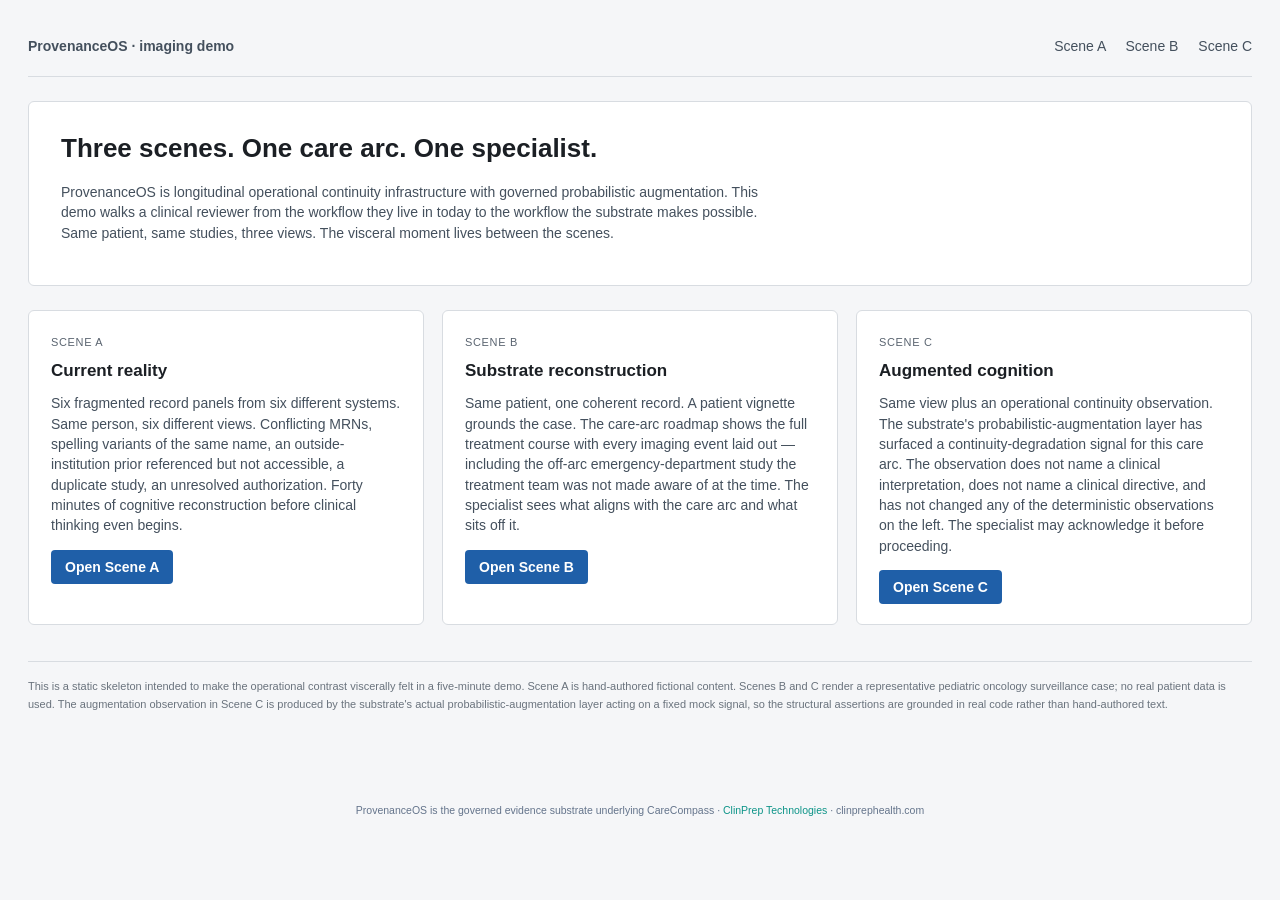
<file: index.html>
<!doctype html>
<html lang="en">
<head>
<meta charset="utf-8">
<meta name="viewport" content="width=device-width, initial-scale=1">
<title>ProvenanceOS · imaging demo</title>
<link rel="stylesheet" href="styles.css">
</head>
<body>
<div class="page">

<div class="scene-nav">
    <div class="left">ProvenanceOS · imaging demo</div>
    <div class="right">
        <a href="scene_a.html">Scene A</a>
        <a href="scene_b.html">Scene B</a>
        <a href="scene_c.html">Scene C</a>
    </div>
</div>

<div class="index-hero">
    <h1>Three scenes. One care arc. One specialist.</h1>
    <p>ProvenanceOS is longitudinal operational continuity infrastructure with governed probabilistic augmentation. This demo walks a clinical reviewer from the workflow they live in today to the workflow the substrate makes possible. Same patient, same studies, three views. The visceral moment lives between the scenes.</p>
</div>

<div class="scene-grid">

    <div class="scene-card">
        <div class="badge">Scene A</div>
        <h2>Current reality</h2>
        <p>Six fragmented record panels from six different systems. Same person, six different views. Conflicting MRNs, spelling variants of the same name, an outside-institution prior referenced but not accessible, a duplicate study, an unresolved authorization. Forty minutes of cognitive reconstruction before clinical thinking even begins.</p>
        <a class="cta" href="scene_a.html">Open Scene A</a>
    </div>

    <div class="scene-card">
        <div class="badge">Scene B</div>
        <h2>Substrate reconstruction</h2>
        <p>Same patient, one coherent record. A patient vignette grounds the case. The care-arc roadmap shows the full treatment course with every imaging event laid out — including the off-arc emergency-department study the treatment team was not made aware of at the time. The specialist sees what aligns with the care arc and what sits off it.</p>
        <a class="cta" href="scene_b.html">Open Scene B</a>
    </div>

    <div class="scene-card">
        <div class="badge">Scene C</div>
        <h2>Augmented cognition</h2>
        <p>Same view plus an operational continuity observation. The substrate's probabilistic-augmentation layer has surfaced a continuity-degradation signal for this care arc. The observation does not name a clinical interpretation, does not name a clinical directive, and has not changed any of the deterministic observations on the left. The specialist may acknowledge it before proceeding.</p>
        <a class="cta" href="scene_c.html">Open Scene C</a>
    </div>

</div>

<div class="scene-footer">
This is a static skeleton intended to make the operational contrast viscerally felt in a five-minute demo. Scene A is hand-authored fictional content. Scenes B and C render a representative pediatric oncology surveillance case; no real patient data is used. The augmentation observation in Scene C is produced by the substrate's actual probabilistic-augmentation layer acting on a fixed mock signal, so the structural assertions are grounded in real code rather than hand-authored text.
</div>

</div>
<p style="margin-top:3rem;font-size:0.75rem;color:#64748b;text-align:center;">ProvenanceOS is the governed evidence substrate underlying CareCompass &middot; <a href="https://clinprephealth.com" style="color:#0d9488;">ClinPrep Technologies</a> &middot; clinprephealth.com</p>
<script src="access-notify.js"></script>
</body>
</html>
</file>
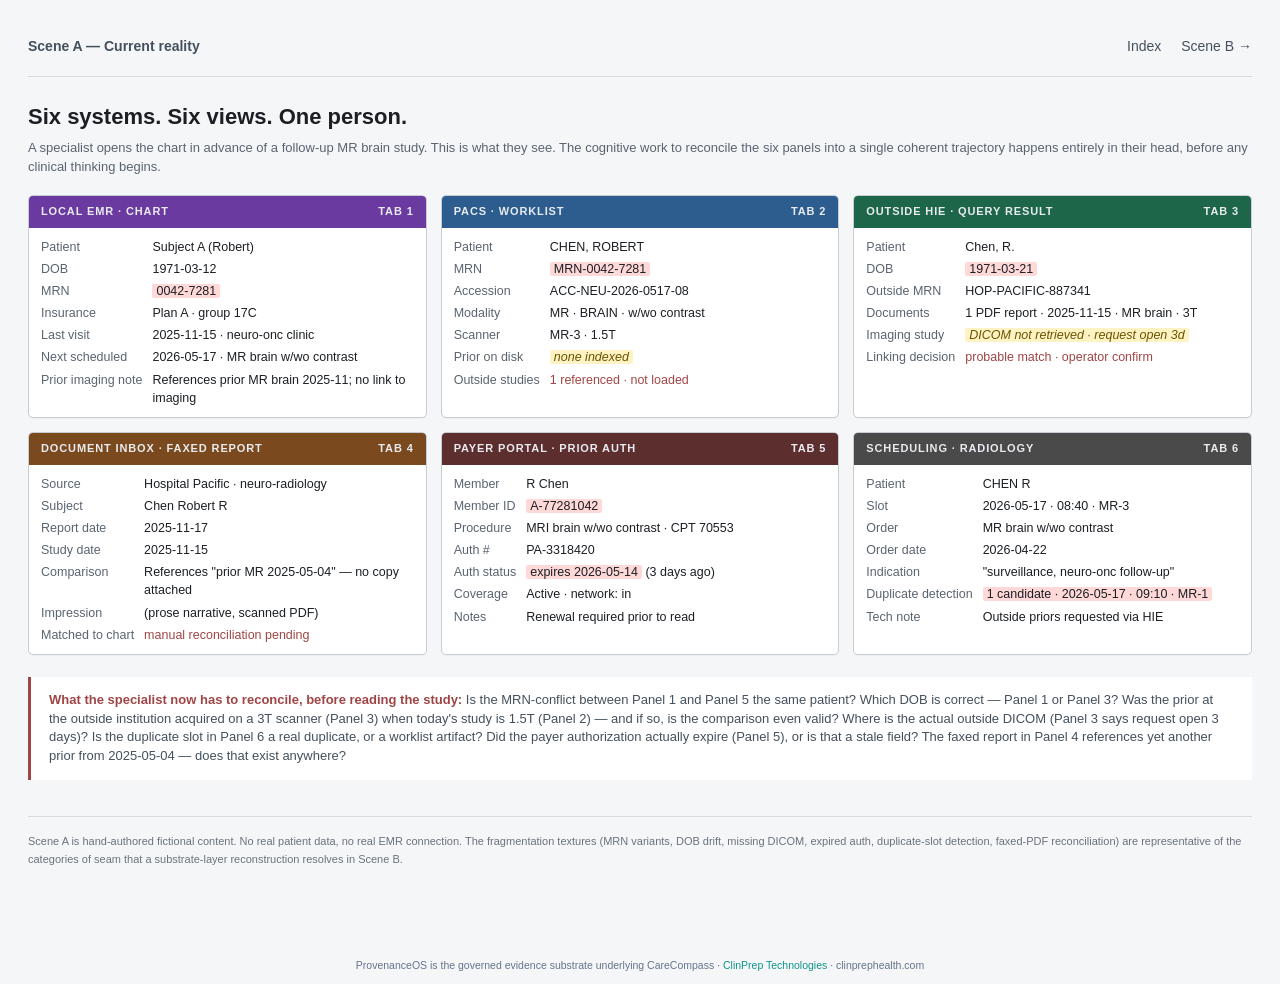
<file: scene_a.html>
<!doctype html>
<html lang="en">
<head>
<meta charset="utf-8">
<meta name="viewport" content="width=device-width, initial-scale=1">
<title>Scene A — Current reality · ProvenanceOS imaging demo</title>
<link rel="stylesheet" href="styles.css">
</head>
<body>
<div class="page">

<div class="scene-nav">
    <div class="left">Scene A — Current reality</div>
    <div class="right">
        <a href="index.html">Index</a>
        <a href="scene_b.html">Scene B →</a>
    </div>
</div>

<h1>Six systems. Six views. One person.</h1>
<p class="subtitle">A specialist opens the chart in advance of a follow-up MR brain study. This is what they see. The cognitive work to reconcile the six panels into a single coherent trajectory happens entirely in their head, before any clinical thinking begins.</p>

<div class="scene-a-grid">

    <!-- Panel 1: Local EMR (Epic-shaped) -->
    <div class="system-panel epic">
        <div class="system-header">
            <span>Local EMR · chart</span>
            <span>tab 1</span>
        </div>
        <div class="system-body">
            <dl>
                <dt>Patient</dt><dd>Subject A (Robert)</dd>
                <dt>DOB</dt><dd>1971-03-12</dd>
                <dt>MRN</dt><dd><span class="conflict">0042-7281</span></dd>
                <dt>Insurance</dt><dd>Plan A · group 17C</dd>
                <dt>Last visit</dt><dd>2025-11-15 · neuro-onc clinic</dd>
                <dt>Next scheduled</dt><dd>2026-05-17 · MR brain w/wo contrast</dd>
                <dt>Prior imaging note</dt><dd>References prior MR brain 2025-11; no link to imaging</dd>
            </dl>
        </div>
    </div>

    <!-- Panel 2: PACS -->
    <div class="system-panel pacs">
        <div class="system-header">
            <span>PACS · worklist</span>
            <span>tab 2</span>
        </div>
        <div class="system-body">
            <dl>
                <dt>Patient</dt><dd>CHEN, ROBERT</dd>
                <dt>MRN</dt><dd><span class="conflict">MRN-0042-7281</span></dd>
                <dt>Accession</dt><dd>ACC-NEU-2026-0517-08</dd>
                <dt>Modality</dt><dd>MR · BRAIN · w/wo contrast</dd>
                <dt>Scanner</dt><dd>MR-3 · 1.5T</dd>
                <dt>Prior on disk</dt><dd><span class="missing">none indexed</span></dd>
                <dt>Outside studies</dt><dd><span class="unverified">1 referenced · not loaded</span></dd>
            </dl>
        </div>
    </div>

    <!-- Panel 3: Care Everywhere / outside HIE -->
    <div class="system-panel care-everywhere">
        <div class="system-header">
            <span>Outside HIE · query result</span>
            <span>tab 3</span>
        </div>
        <div class="system-body">
            <dl>
                <dt>Patient</dt><dd>Chen, R.</dd>
                <dt>DOB</dt><dd><span class="conflict">1971-03-21</span></dd>
                <dt>Outside MRN</dt><dd>HOP-PACIFIC-887341</dd>
                <dt>Documents</dt><dd>1 PDF report · 2025-11-15 · MR brain · 3T</dd>
                <dt>Imaging study</dt><dd><span class="missing">DICOM not retrieved · request open 3d</span></dd>
                <dt>Linking decision</dt><dd><span class="unverified">probable match · operator confirm</span></dd>
            </dl>
        </div>
    </div>

    <!-- Panel 4: Fax inbox / outside report -->
    <div class="system-panel outside-fax">
        <div class="system-header">
            <span>Document inbox · faxed report</span>
            <span>tab 4</span>
        </div>
        <div class="system-body">
            <dl>
                <dt>Source</dt><dd>Hospital Pacific · neuro-radiology</dd>
                <dt>Subject</dt><dd>Chen Robert R</dd>
                <dt>Report date</dt><dd>2025-11-17</dd>
                <dt>Study date</dt><dd>2025-11-15</dd>
                <dt>Comparison</dt><dd>References "prior MR 2025-05-04" — no copy attached</dd>
                <dt>Impression</dt><dd>(prose narrative, scanned PDF)</dd>
                <dt>Matched to chart</dt><dd><span class="unverified">manual reconciliation pending</span></dd>
            </dl>
        </div>
    </div>

    <!-- Panel 5: Payer portal / prior auth -->
    <div class="system-panel payer-portal">
        <div class="system-header">
            <span>Payer portal · prior auth</span>
            <span>tab 5</span>
        </div>
        <div class="system-body">
            <dl>
                <dt>Member</dt><dd>R Chen</dd>
                <dt>Member ID</dt><dd><span class="conflict">A-77281042</span></dd>
                <dt>Procedure</dt><dd>MRI brain w/wo contrast · CPT 70553</dd>
                <dt>Auth #</dt><dd>PA-3318420</dd>
                <dt>Auth status</dt><dd><span class="conflict">expires 2026-05-14</span> (3 days ago)</dd>
                <dt>Coverage</dt><dd>Active · network: in</dd>
                <dt>Notes</dt><dd>Renewal required prior to read</dd>
            </dl>
        </div>
    </div>

    <!-- Panel 6: Scheduling -->
    <div class="system-panel scheduling">
        <div class="system-header">
            <span>Scheduling · radiology</span>
            <span>tab 6</span>
        </div>
        <div class="system-body">
            <dl>
                <dt>Patient</dt><dd>CHEN R</dd>
                <dt>Slot</dt><dd>2026-05-17 · 08:40 · MR-3</dd>
                <dt>Order</dt><dd>MR brain w/wo contrast</dd>
                <dt>Order date</dt><dd>2026-04-22</dd>
                <dt>Indication</dt><dd>"surveillance, neuro-onc follow-up"</dd>
                <dt>Duplicate detection</dt><dd><span class="conflict">1 candidate · 2026-05-17 · 09:10 · MR-1</span></dd>
                <dt>Tech note</dt><dd>Outside priors requested via HIE</dd>
            </dl>
        </div>
    </div>

</div>

<div class="fragmentation-summary">
<strong>What the specialist now has to reconcile, before reading the study:</strong>
Is the MRN-conflict between Panel 1 and Panel 5 the same patient? Which DOB is correct — Panel 1 or Panel 3? Was the prior at the outside institution acquired on a 3T scanner (Panel 3) when today's study is 1.5T (Panel 2) — and if so, is the comparison even valid? Where is the actual outside DICOM (Panel 3 says request open 3 days)? Is the duplicate slot in Panel 6 a real duplicate, or a worklist artifact? Did the payer authorization actually expire (Panel 5), or is that a stale field? The faxed report in Panel 4 references yet another prior from 2025-05-04 — does that exist anywhere?
</div>

<div class="scene-footer">
Scene A is hand-authored fictional content. No real patient data, no real EMR connection. The fragmentation textures (MRN variants, DOB drift, missing DICOM, expired auth, duplicate-slot detection, faxed-PDF reconciliation) are representative of the categories of seam that a substrate-layer reconstruction resolves in Scene B.
</div>

</div>
    <p style="margin-top:3rem;font-size:0.75rem;color:#64748b;text-align:center;">ProvenanceOS is the governed evidence substrate underlying CareCompass &middot; <a href="https://clinprephealth.com" style="color:#0d9488;">ClinPrep Technologies</a> &middot; clinprephealth.com</p>
<script src="access-notify.js"></script>
</body>
</html>
</file>
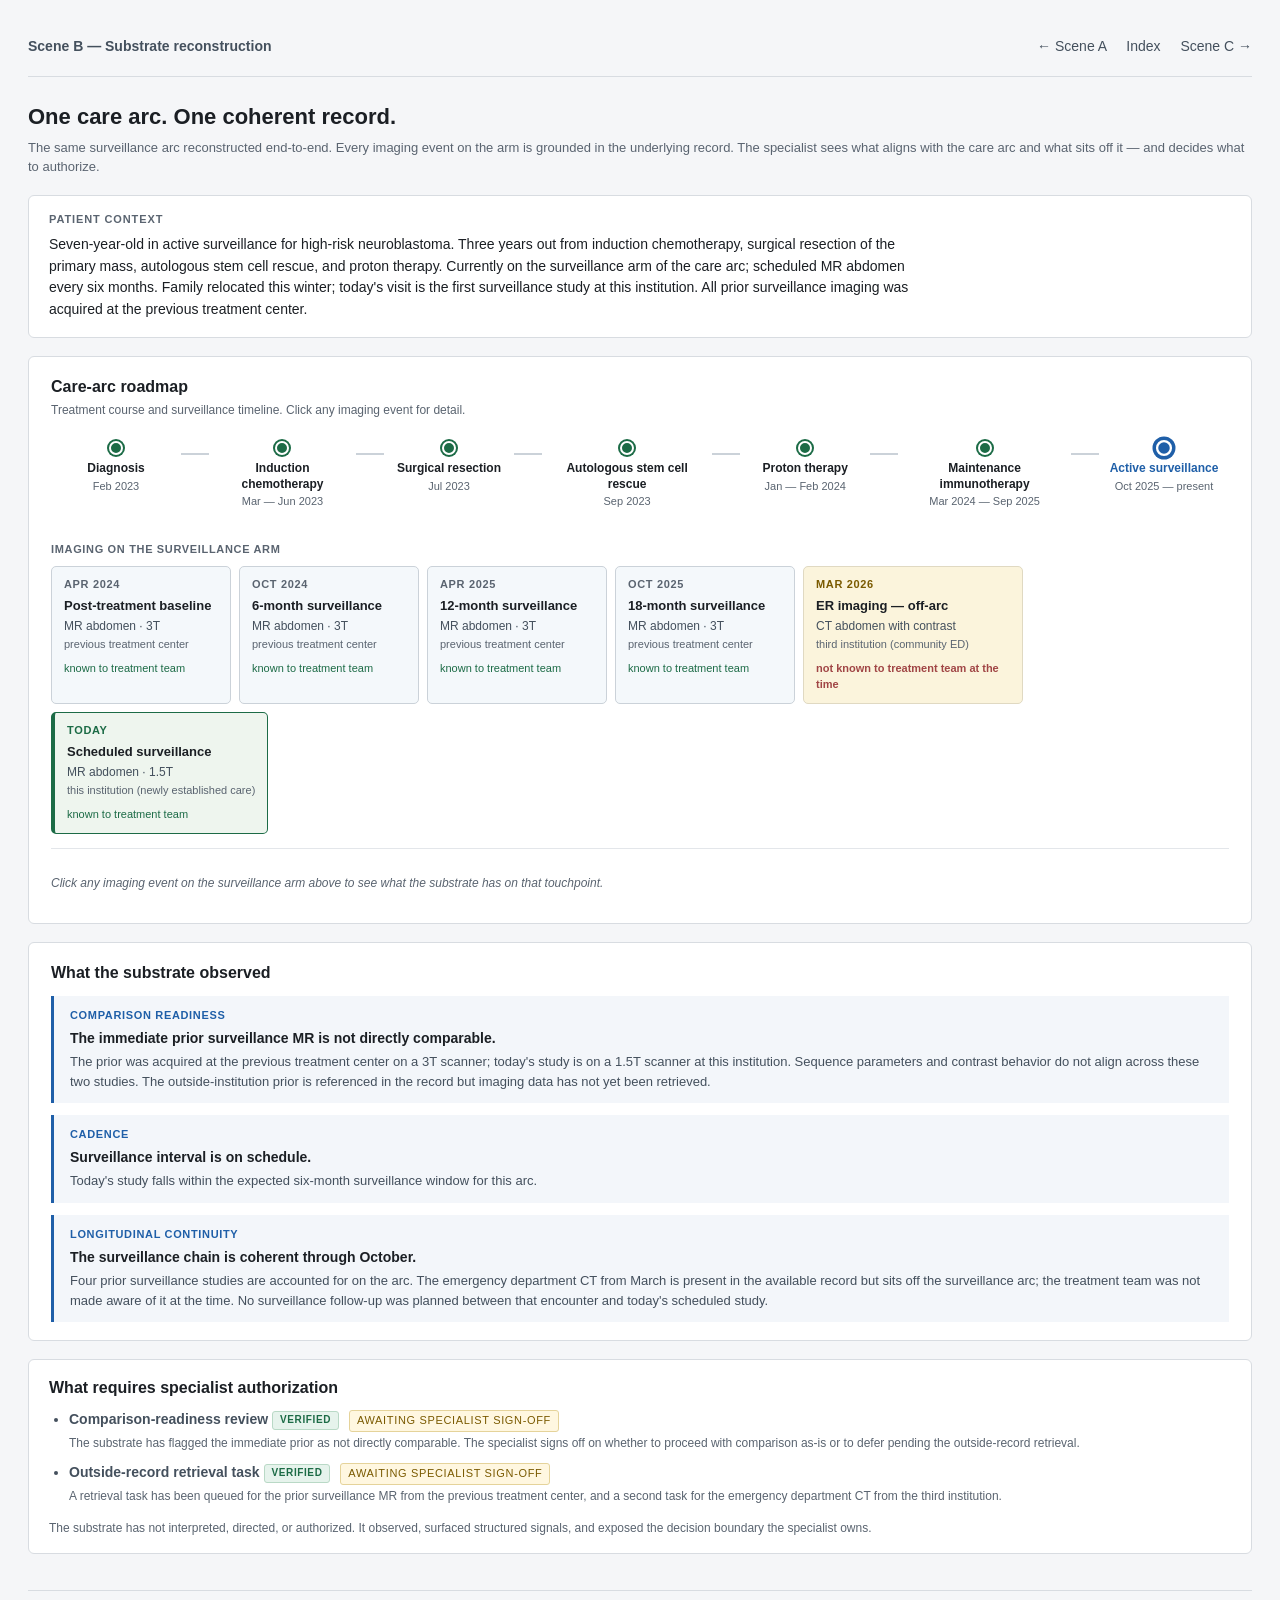
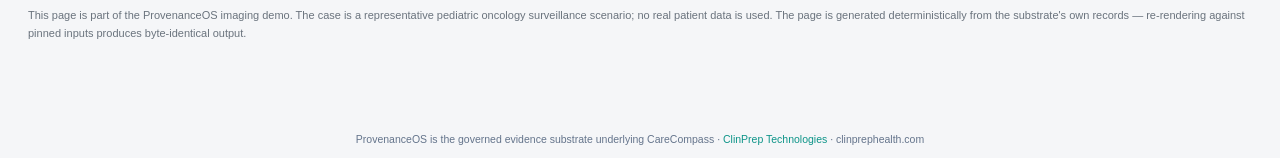
<file: scene_b.html>
<!doctype html>
<html lang="en">
<head>
<meta charset="utf-8">
<meta name="viewport" content="width=device-width, initial-scale=1">
<title>Scene B — Substrate reconstruction · ProvenanceOS imaging demo</title>
<link rel="stylesheet" href="styles.css">
</head>
<body>
<div class="page">

<div class="scene-nav">
    <div class="left">Scene B — Substrate reconstruction</div>
    <div class="right">
        <a href="scene_a.html">← Scene A</a>
        <a href="index.html">Index</a>
        <a href="scene_c.html">Scene C →</a>
    </div>
</div>

<h1>One care arc. One coherent record.</h1>
<p class="subtitle">The same surveillance arc reconstructed end-to-end. Every imaging event on the arm is grounded in the underlying record. The specialist sees what aligns with the care arc and what sits off it — and decides what to authorize.</p>

<div class="patient-vignette"><div class="vignette-label">Patient context</div><p>Seven-year-old in active surveillance for high-risk neuroblastoma. Three years out from induction chemotherapy, surgical resection of the primary mass, autologous stem cell rescue, and proton therapy. Currently on the surveillance arm of the care arc; scheduled MR abdomen every six months. Family relocated this winter; today's visit is the first surveillance study at this institution. All prior surveillance imaging was acquired at the previous treatment center.</p></div><div class="care-arc-card"><div class="care-arc-header"><h2>Care-arc roadmap</h2><div class="care-arc-sub">Treatment course and surveillance timeline. Click any imaging event for detail.</div></div><div class="phase-strip"><div class="phase-node phase-complete"><div class="phase-dot"></div><div class="phase-name">Diagnosis</div><div class="phase-window">Feb 2023</div></div><div class="phase-link"></div><div class="phase-node phase-complete"><div class="phase-dot"></div><div class="phase-name">Induction chemotherapy</div><div class="phase-window">Mar — Jun 2023</div></div><div class="phase-link"></div><div class="phase-node phase-complete"><div class="phase-dot"></div><div class="phase-name">Surgical resection</div><div class="phase-window">Jul 2023</div></div><div class="phase-link"></div><div class="phase-node phase-complete"><div class="phase-dot"></div><div class="phase-name">Autologous stem cell rescue</div><div class="phase-window">Sep 2023</div></div><div class="phase-link"></div><div class="phase-node phase-complete"><div class="phase-dot"></div><div class="phase-name">Proton therapy</div><div class="phase-window">Jan — Feb 2024</div></div><div class="phase-link"></div><div class="phase-node phase-complete"><div class="phase-dot"></div><div class="phase-name">Maintenance immunotherapy</div><div class="phase-window">Mar 2024 — Sep 2025</div></div><div class="phase-link"></div><div class="phase-node phase-current"><div class="phase-dot"></div><div class="phase-name">Active surveillance</div><div class="phase-window">Oct 2025 — present</div></div></div><div class="imaging-rail-label">Imaging on the surveillance arm</div><div class="imaging-strip"><button class="img-chip scheduled" type="button" data-event-id="img-2024-04"><span class="chip-date">Apr 2024</span><span class="chip-label">Post-treatment baseline</span><span class="chip-meta">MR abdomen · 3T</span><span class="chip-inst">previous treatment center</span><span class="chip-awareness"><span class='awareness ok'>known to treatment team</span></span></button><button class="img-chip scheduled" type="button" data-event-id="img-2024-10"><span class="chip-date">Oct 2024</span><span class="chip-label">6-month surveillance</span><span class="chip-meta">MR abdomen · 3T</span><span class="chip-inst">previous treatment center</span><span class="chip-awareness"><span class='awareness ok'>known to treatment team</span></span></button><button class="img-chip scheduled" type="button" data-event-id="img-2025-04"><span class="chip-date">Apr 2025</span><span class="chip-label">12-month surveillance</span><span class="chip-meta">MR abdomen · 3T</span><span class="chip-inst">previous treatment center</span><span class="chip-awareness"><span class='awareness ok'>known to treatment team</span></span></button><button class="img-chip scheduled" type="button" data-event-id="img-2025-10"><span class="chip-date">Oct 2025</span><span class="chip-label">18-month surveillance</span><span class="chip-meta">MR abdomen · 3T</span><span class="chip-inst">previous treatment center</span><span class="chip-awareness"><span class='awareness ok'>known to treatment team</span></span></button><button class="img-chip off-arc" type="button" data-event-id="img-2026-03"><span class="chip-date">Mar 2026</span><span class="chip-label">ER imaging — off-arc</span><span class="chip-meta">CT abdomen with contrast</span><span class="chip-inst">third institution (community ED)</span><span class="chip-awareness"><span class='awareness gap'>not known to treatment team at the time</span></span></button><button class="img-chip current" type="button" data-event-id="img-2026-05"><span class="chip-date">Today</span><span class="chip-label">Scheduled surveillance</span><span class="chip-meta">MR abdomen · 1.5T</span><span class="chip-inst">this institution (newly established care)</span><span class="chip-awareness"><span class='awareness ok'>known to treatment team</span></span></button></div><div class="event-detail-region"><div class="event-detail-placeholder"><p>Click any imaging event on the surveillance arm above to see what the substrate has on that touchpoint.</p></div><div class="event-detail" id="detail-img-2024-04" hidden><div class="event-detail-header"><span class="event-detail-date">Apr 2024</span><span class="event-detail-title">Post-treatment baseline</span></div><dl class="event-detail-dl"><dt>Modality</dt><dd>MR abdomen <span class="verified-pill">verified</span></dd><dt>Scanner</dt><dd>3T</dd><dt>Institution</dt><dd>previous treatment center <span class="verified-pill">verified</span></dd><dt>Care-arc position</dt><dd>scheduled</dd><dt>Treatment-team awareness</dt><dd>Known to the treatment team at the time.</dd></dl><p class="event-detail-body">Post-treatment baseline MR abdomen at the original treatment center. First imaging on the surveillance arm.</p></div><div class="event-detail" id="detail-img-2024-10" hidden><div class="event-detail-header"><span class="event-detail-date">Oct 2024</span><span class="event-detail-title">6-month surveillance</span></div><dl class="event-detail-dl"><dt>Modality</dt><dd>MR abdomen <span class="verified-pill">verified</span></dd><dt>Scanner</dt><dd>3T</dd><dt>Institution</dt><dd>previous treatment center <span class="verified-pill">verified</span></dd><dt>Care-arc position</dt><dd>scheduled</dd><dt>Treatment-team awareness</dt><dd>Known to the treatment team at the time.</dd></dl><p class="event-detail-body">Routine 6-month surveillance study at the treatment center. On schedule. Compared directly to baseline.</p></div><div class="event-detail" id="detail-img-2025-04" hidden><div class="event-detail-header"><span class="event-detail-date">Apr 2025</span><span class="event-detail-title">12-month surveillance</span></div><dl class="event-detail-dl"><dt>Modality</dt><dd>MR abdomen <span class="verified-pill">verified</span></dd><dt>Scanner</dt><dd>3T</dd><dt>Institution</dt><dd>previous treatment center <span class="verified-pill">verified</span></dd><dt>Care-arc position</dt><dd>scheduled</dd><dt>Treatment-team awareness</dt><dd>Known to the treatment team at the time.</dd></dl><p class="event-detail-body">Routine 12-month surveillance study at the treatment center. On schedule.</p></div><div class="event-detail" id="detail-img-2025-10" hidden><div class="event-detail-header"><span class="event-detail-date">Oct 2025</span><span class="event-detail-title">18-month surveillance</span></div><dl class="event-detail-dl"><dt>Modality</dt><dd>MR abdomen <span class="verified-pill">verified</span></dd><dt>Scanner</dt><dd>3T</dd><dt>Institution</dt><dd>previous treatment center <span class="verified-pill">verified</span></dd><dt>Care-arc position</dt><dd>scheduled</dd><dt>Treatment-team awareness</dt><dd>Known to the treatment team at the time.</dd></dl><p class="event-detail-body">Most recent surveillance MR at the previous treatment center. On schedule. This is the immediate prior for today's study.</p></div><div class="event-detail" id="detail-img-2026-03" hidden><div class="event-detail-header"><span class="event-detail-date">Mar 2026</span><span class="event-detail-title">ER imaging — off-arc</span></div><dl class="event-detail-dl"><dt>Modality</dt><dd>CT abdomen with contrast <span class="verified-pill">verified</span></dd><dt>Institution</dt><dd>third institution (community ED) <span class="verified-pill">verified</span></dd><dt>Care-arc position</dt><dd>off-arc</dd><dt>Treatment-team awareness</dt><dd>Not known to the treatment team at the time of the encounter.</dd></dl><p class="event-detail-body">Emergency department visit at a third institution for abdominal pain. A CT abdomen with contrast was obtained. The study is comparable for evaluation of acute findings but is not equivalent to the surveillance MR sequence. The treatment team was not made aware of this encounter at the time.</p></div><div class="event-detail" id="detail-img-2026-05" hidden><div class="event-detail-header"><span class="event-detail-date">Today</span><span class="event-detail-title">Scheduled surveillance</span></div><dl class="event-detail-dl"><dt>Modality</dt><dd>MR abdomen <span class="verified-pill">verified</span></dd><dt>Scanner</dt><dd>1.5T</dd><dt>Institution</dt><dd>this institution (newly established care) <span class="verified-pill">verified</span></dd><dt>Care-arc position</dt><dd>current</dd><dt>Treatment-team awareness</dt><dd>Known to the treatment team at the time.</dd></dl><p class="event-detail-body">Today's scheduled 24-month surveillance MR. First imaging at this institution following the family's relocation. Different scanner field strength than all prior surveillance studies.</p></div></div></div><div class="observations-card"><h2>What the substrate observed</h2><div class="substrate-observation"><div class="label">Comparison readiness</div><div class="headline">The immediate prior surveillance MR is not directly comparable.</div><div class="details">The prior was acquired at the previous treatment center on a 3T scanner; today's study is on a 1.5T scanner at this institution. Sequence parameters and contrast behavior do not align across these two studies. The outside-institution prior is referenced in the record but imaging data has not yet been retrieved.</div></div>
<div class="substrate-observation"><div class="label">Cadence</div><div class="headline">Surveillance interval is on schedule.</div><div class="details">Today's study falls within the expected six-month surveillance window for this arc.</div></div>
<div class="substrate-observation"><div class="label">Longitudinal continuity</div><div class="headline">The surveillance chain is coherent through October.</div><div class="details">Four prior surveillance studies are accounted for on the arc. The emergency department CT from March is present in the available record but sits off the surveillance arc; the treatment team was not made aware of it at the time. No surveillance follow-up was planned between that encounter and today's scheduled study.</div></div></div><div class="specialist-actions"><h2>What requires specialist authorization</h2><ul><li><strong>Comparison-readiness review</strong> <span class="verified-pill">verified</span> <span class="ack-pill">awaiting specialist sign-off</span><br><span class="auth-summary">The substrate has flagged the immediate prior as not directly comparable. The specialist signs off on whether to proceed with comparison as-is or to defer pending the outside-record retrieval.</span></li><li><strong>Outside-record retrieval task</strong> <span class="verified-pill">verified</span> <span class="ack-pill">awaiting specialist sign-off</span><br><span class="auth-summary">A retrieval task has been queued for the prior surveillance MR from the previous treatment center, and a second task for the emergency department CT from the third institution.</span></li></ul><p class="actions-footer">The substrate has not interpreted, directed, or authorized. It observed, surfaced structured signals, and exposed the decision boundary the specialist owns.</p></div>

<div class="scene-footer">
This page is part of the ProvenanceOS imaging demo. The case is a
representative pediatric oncology surveillance scenario; no real
patient data is used. The page is generated deterministically from
the substrate's own records — re-rendering against pinned inputs
produces byte-identical output.
</div>

</div>

<script>
(function () {
    const region = document.querySelector('.event-detail-region');
    if (!region) return;
    const placeholder = region.querySelector('.event-detail-placeholder');
    const panels = region.querySelectorAll('.event-detail');
    const chips = document.querySelectorAll('[data-event-id]');

    function show(id) {
        panels.forEach(function (p) { p.hidden = true; });
        if (placeholder) placeholder.hidden = (id !== null);
        if (id !== null) {
            const target = document.getElementById('detail-' + id);
            if (target) target.hidden = false;
        }
        chips.forEach(function (c) {
            c.classList.toggle('selected', c.dataset.eventId === id);
            c.setAttribute('aria-pressed', String(c.dataset.eventId === id));
        });
    }

    chips.forEach(function (chip) {
        chip.setAttribute('aria-pressed', 'false');
        chip.addEventListener('click', function () {
            const id = chip.dataset.eventId;
            const isOpen = chip.classList.contains('selected');
            show(isOpen ? null : id);
        });
        chip.addEventListener('keydown', function (e) {
            if (e.key === 'Enter' || e.key === ' ') {
                e.preventDefault();
                chip.click();
            }
        });
    });
})();
</script>
<p style="margin-top:3rem;font-size:0.75rem;color:#64748b;text-align:center;">ProvenanceOS is the governed evidence substrate underlying CareCompass &middot; <a href="https://clinprephealth.com" style="color:#0d9488;">ClinPrep Technologies</a> &middot; clinprephealth.com</p>
<script src="access-notify.js"></script>
</body>
</html>
</file>
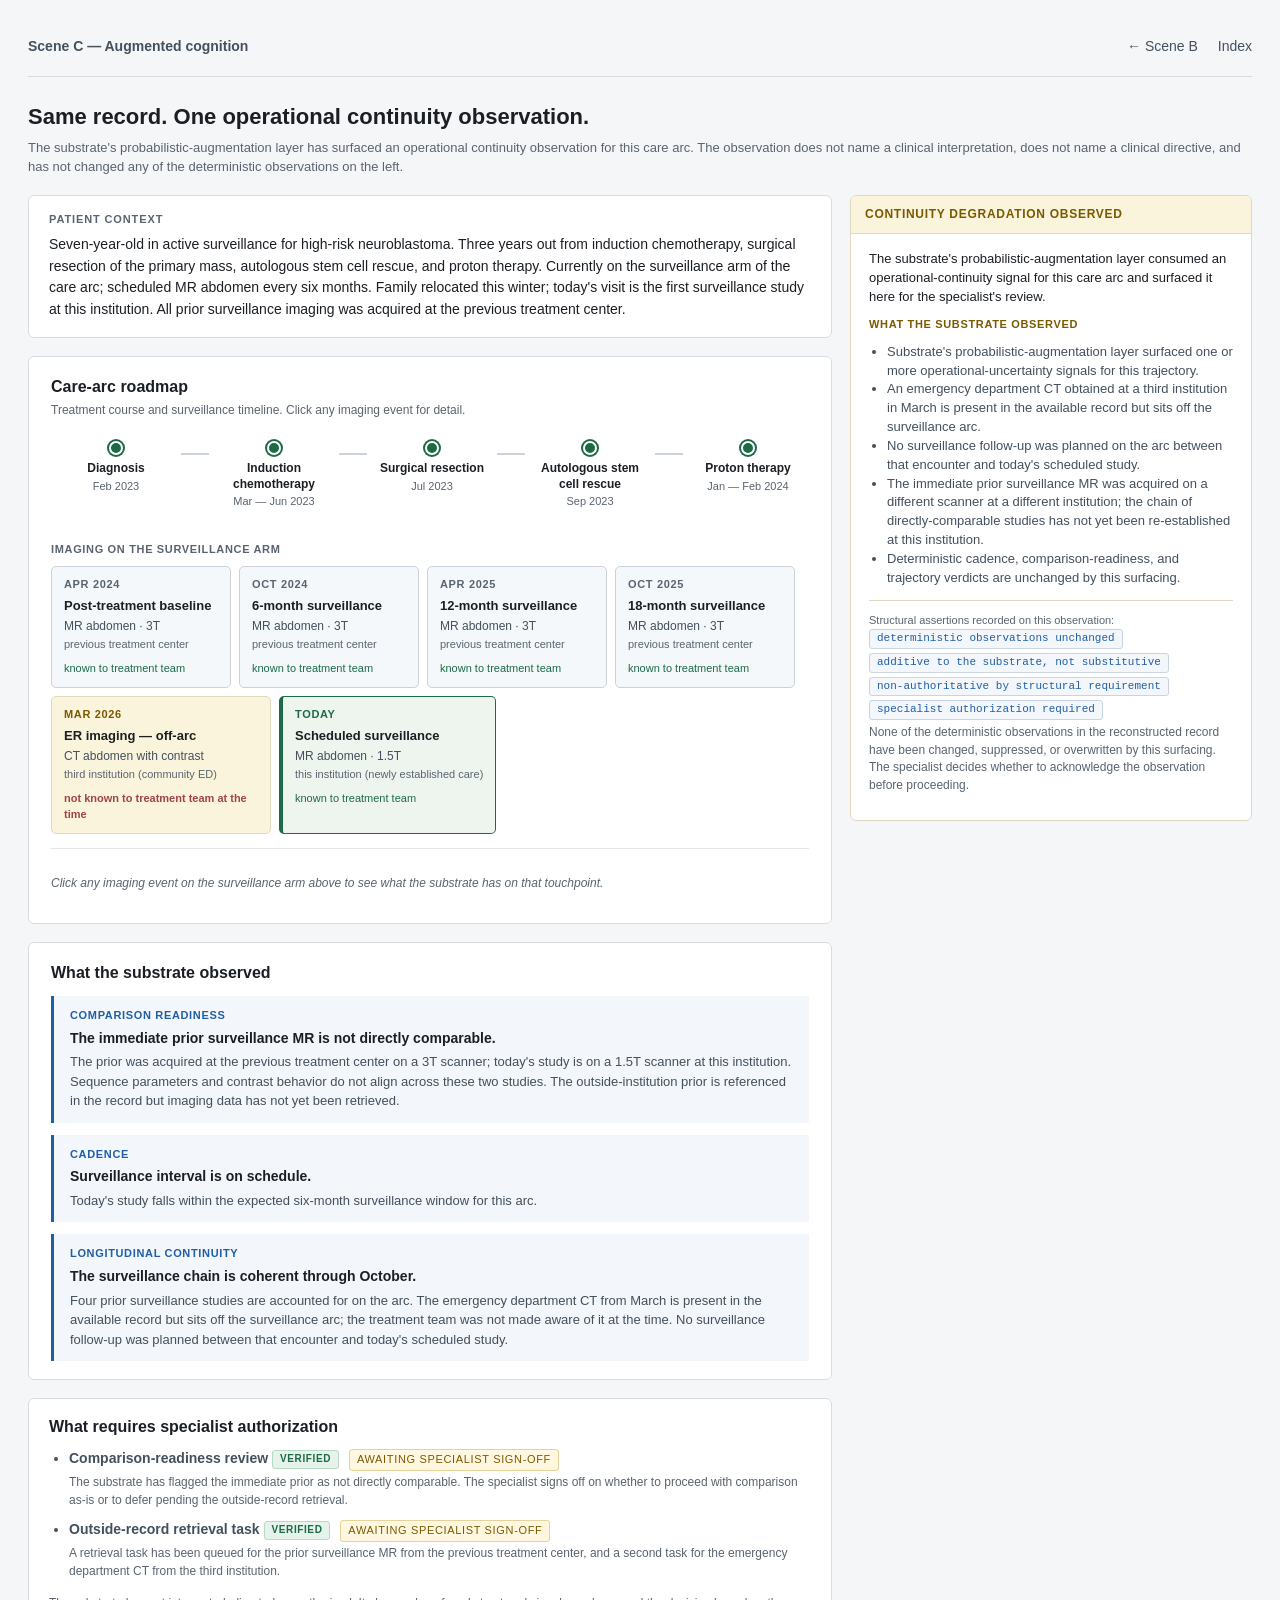
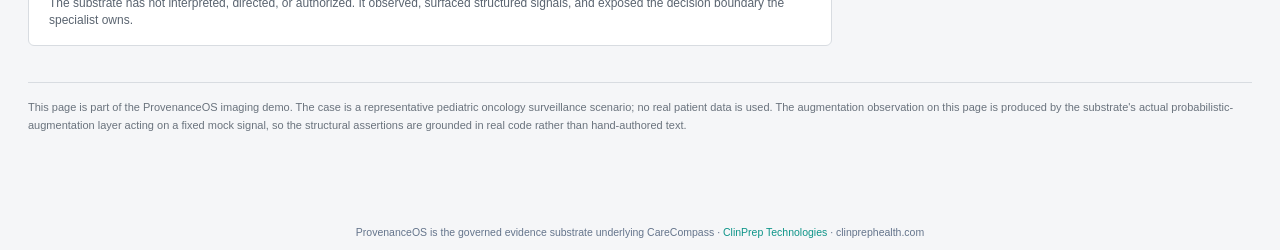
<file: scene_c.html>
<!doctype html>
<html lang="en">
<head>
<meta charset="utf-8">
<meta name="viewport" content="width=device-width, initial-scale=1">
<title>Scene C — Augmented cognition · ProvenanceOS imaging demo</title>
<link rel="stylesheet" href="styles.css">
</head>
<body>
<div class="page">

<div class="scene-nav">
    <div class="left">Scene C — Augmented cognition</div>
    <div class="right">
        <a href="scene_b.html">← Scene B</a>
        <a href="index.html">Index</a>
        
    </div>
</div>

<h1>Same record. One operational continuity observation.</h1>
<p class="subtitle">The substrate's probabilistic-augmentation layer has surfaced an operational continuity observation for this care arc. The observation does not name a clinical interpretation, does not name a clinical directive, and has not changed any of the deterministic observations on the left.</p>

<div class="scene-c-layout"><div><div class="patient-vignette"><div class="vignette-label">Patient context</div><p>Seven-year-old in active surveillance for high-risk neuroblastoma. Three years out from induction chemotherapy, surgical resection of the primary mass, autologous stem cell rescue, and proton therapy. Currently on the surveillance arm of the care arc; scheduled MR abdomen every six months. Family relocated this winter; today's visit is the first surveillance study at this institution. All prior surveillance imaging was acquired at the previous treatment center.</p></div><div class="care-arc-card"><div class="care-arc-header"><h2>Care-arc roadmap</h2><div class="care-arc-sub">Treatment course and surveillance timeline. Click any imaging event for detail.</div></div><div class="phase-strip"><div class="phase-node phase-complete"><div class="phase-dot"></div><div class="phase-name">Diagnosis</div><div class="phase-window">Feb 2023</div></div><div class="phase-link"></div><div class="phase-node phase-complete"><div class="phase-dot"></div><div class="phase-name">Induction chemotherapy</div><div class="phase-window">Mar — Jun 2023</div></div><div class="phase-link"></div><div class="phase-node phase-complete"><div class="phase-dot"></div><div class="phase-name">Surgical resection</div><div class="phase-window">Jul 2023</div></div><div class="phase-link"></div><div class="phase-node phase-complete"><div class="phase-dot"></div><div class="phase-name">Autologous stem cell rescue</div><div class="phase-window">Sep 2023</div></div><div class="phase-link"></div><div class="phase-node phase-complete"><div class="phase-dot"></div><div class="phase-name">Proton therapy</div><div class="phase-window">Jan — Feb 2024</div></div><div class="phase-link"></div><div class="phase-node phase-complete"><div class="phase-dot"></div><div class="phase-name">Maintenance immunotherapy</div><div class="phase-window">Mar 2024 — Sep 2025</div></div><div class="phase-link"></div><div class="phase-node phase-current"><div class="phase-dot"></div><div class="phase-name">Active surveillance</div><div class="phase-window">Oct 2025 — present</div></div></div><div class="imaging-rail-label">Imaging on the surveillance arm</div><div class="imaging-strip"><button class="img-chip scheduled" type="button" data-event-id="img-2024-04"><span class="chip-date">Apr 2024</span><span class="chip-label">Post-treatment baseline</span><span class="chip-meta">MR abdomen · 3T</span><span class="chip-inst">previous treatment center</span><span class="chip-awareness"><span class='awareness ok'>known to treatment team</span></span></button><button class="img-chip scheduled" type="button" data-event-id="img-2024-10"><span class="chip-date">Oct 2024</span><span class="chip-label">6-month surveillance</span><span class="chip-meta">MR abdomen · 3T</span><span class="chip-inst">previous treatment center</span><span class="chip-awareness"><span class='awareness ok'>known to treatment team</span></span></button><button class="img-chip scheduled" type="button" data-event-id="img-2025-04"><span class="chip-date">Apr 2025</span><span class="chip-label">12-month surveillance</span><span class="chip-meta">MR abdomen · 3T</span><span class="chip-inst">previous treatment center</span><span class="chip-awareness"><span class='awareness ok'>known to treatment team</span></span></button><button class="img-chip scheduled" type="button" data-event-id="img-2025-10"><span class="chip-date">Oct 2025</span><span class="chip-label">18-month surveillance</span><span class="chip-meta">MR abdomen · 3T</span><span class="chip-inst">previous treatment center</span><span class="chip-awareness"><span class='awareness ok'>known to treatment team</span></span></button><button class="img-chip off-arc" type="button" data-event-id="img-2026-03"><span class="chip-date">Mar 2026</span><span class="chip-label">ER imaging — off-arc</span><span class="chip-meta">CT abdomen with contrast</span><span class="chip-inst">third institution (community ED)</span><span class="chip-awareness"><span class='awareness gap'>not known to treatment team at the time</span></span></button><button class="img-chip current" type="button" data-event-id="img-2026-05"><span class="chip-date">Today</span><span class="chip-label">Scheduled surveillance</span><span class="chip-meta">MR abdomen · 1.5T</span><span class="chip-inst">this institution (newly established care)</span><span class="chip-awareness"><span class='awareness ok'>known to treatment team</span></span></button></div><div class="event-detail-region"><div class="event-detail-placeholder"><p>Click any imaging event on the surveillance arm above to see what the substrate has on that touchpoint.</p></div><div class="event-detail" id="detail-img-2024-04" hidden><div class="event-detail-header"><span class="event-detail-date">Apr 2024</span><span class="event-detail-title">Post-treatment baseline</span></div><dl class="event-detail-dl"><dt>Modality</dt><dd>MR abdomen <span class="verified-pill">verified</span></dd><dt>Scanner</dt><dd>3T</dd><dt>Institution</dt><dd>previous treatment center <span class="verified-pill">verified</span></dd><dt>Care-arc position</dt><dd>scheduled</dd><dt>Treatment-team awareness</dt><dd>Known to the treatment team at the time.</dd></dl><p class="event-detail-body">Post-treatment baseline MR abdomen at the original treatment center. First imaging on the surveillance arm.</p></div><div class="event-detail" id="detail-img-2024-10" hidden><div class="event-detail-header"><span class="event-detail-date">Oct 2024</span><span class="event-detail-title">6-month surveillance</span></div><dl class="event-detail-dl"><dt>Modality</dt><dd>MR abdomen <span class="verified-pill">verified</span></dd><dt>Scanner</dt><dd>3T</dd><dt>Institution</dt><dd>previous treatment center <span class="verified-pill">verified</span></dd><dt>Care-arc position</dt><dd>scheduled</dd><dt>Treatment-team awareness</dt><dd>Known to the treatment team at the time.</dd></dl><p class="event-detail-body">Routine 6-month surveillance study at the treatment center. On schedule. Compared directly to baseline.</p></div><div class="event-detail" id="detail-img-2025-04" hidden><div class="event-detail-header"><span class="event-detail-date">Apr 2025</span><span class="event-detail-title">12-month surveillance</span></div><dl class="event-detail-dl"><dt>Modality</dt><dd>MR abdomen <span class="verified-pill">verified</span></dd><dt>Scanner</dt><dd>3T</dd><dt>Institution</dt><dd>previous treatment center <span class="verified-pill">verified</span></dd><dt>Care-arc position</dt><dd>scheduled</dd><dt>Treatment-team awareness</dt><dd>Known to the treatment team at the time.</dd></dl><p class="event-detail-body">Routine 12-month surveillance study at the treatment center. On schedule.</p></div><div class="event-detail" id="detail-img-2025-10" hidden><div class="event-detail-header"><span class="event-detail-date">Oct 2025</span><span class="event-detail-title">18-month surveillance</span></div><dl class="event-detail-dl"><dt>Modality</dt><dd>MR abdomen <span class="verified-pill">verified</span></dd><dt>Scanner</dt><dd>3T</dd><dt>Institution</dt><dd>previous treatment center <span class="verified-pill">verified</span></dd><dt>Care-arc position</dt><dd>scheduled</dd><dt>Treatment-team awareness</dt><dd>Known to the treatment team at the time.</dd></dl><p class="event-detail-body">Most recent surveillance MR at the previous treatment center. On schedule. This is the immediate prior for today's study.</p></div><div class="event-detail" id="detail-img-2026-03" hidden><div class="event-detail-header"><span class="event-detail-date">Mar 2026</span><span class="event-detail-title">ER imaging — off-arc</span></div><dl class="event-detail-dl"><dt>Modality</dt><dd>CT abdomen with contrast <span class="verified-pill">verified</span></dd><dt>Institution</dt><dd>third institution (community ED) <span class="verified-pill">verified</span></dd><dt>Care-arc position</dt><dd>off-arc</dd><dt>Treatment-team awareness</dt><dd>Not known to the treatment team at the time of the encounter.</dd></dl><p class="event-detail-body">Emergency department visit at a third institution for abdominal pain. A CT abdomen with contrast was obtained. The study is comparable for evaluation of acute findings but is not equivalent to the surveillance MR sequence. The treatment team was not made aware of this encounter at the time.</p></div><div class="event-detail" id="detail-img-2026-05" hidden><div class="event-detail-header"><span class="event-detail-date">Today</span><span class="event-detail-title">Scheduled surveillance</span></div><dl class="event-detail-dl"><dt>Modality</dt><dd>MR abdomen <span class="verified-pill">verified</span></dd><dt>Scanner</dt><dd>1.5T</dd><dt>Institution</dt><dd>this institution (newly established care) <span class="verified-pill">verified</span></dd><dt>Care-arc position</dt><dd>current</dd><dt>Treatment-team awareness</dt><dd>Known to the treatment team at the time.</dd></dl><p class="event-detail-body">Today's scheduled 24-month surveillance MR. First imaging at this institution following the family's relocation. Different scanner field strength than all prior surveillance studies.</p></div></div></div><div class="observations-card"><h2>What the substrate observed</h2><div class="substrate-observation"><div class="label">Comparison readiness</div><div class="headline">The immediate prior surveillance MR is not directly comparable.</div><div class="details">The prior was acquired at the previous treatment center on a 3T scanner; today's study is on a 1.5T scanner at this institution. Sequence parameters and contrast behavior do not align across these two studies. The outside-institution prior is referenced in the record but imaging data has not yet been retrieved.</div></div>
<div class="substrate-observation"><div class="label">Cadence</div><div class="headline">Surveillance interval is on schedule.</div><div class="details">Today's study falls within the expected six-month surveillance window for this arc.</div></div>
<div class="substrate-observation"><div class="label">Longitudinal continuity</div><div class="headline">The surveillance chain is coherent through October.</div><div class="details">Four prior surveillance studies are accounted for on the arc. The emergency department CT from March is present in the available record but sits off the surveillance arc; the treatment team was not made aware of it at the time. No surveillance follow-up was planned between that encounter and today's scheduled study.</div></div></div><div class="specialist-actions"><h2>What requires specialist authorization</h2><ul><li><strong>Comparison-readiness review</strong> <span class="verified-pill">verified</span> <span class="ack-pill">awaiting specialist sign-off</span><br><span class="auth-summary">The substrate has flagged the immediate prior as not directly comparable. The specialist signs off on whether to proceed with comparison as-is or to defer pending the outside-record retrieval.</span></li><li><strong>Outside-record retrieval task</strong> <span class="verified-pill">verified</span> <span class="ack-pill">awaiting specialist sign-off</span><br><span class="auth-summary">A retrieval task has been queued for the prior surveillance MR from the previous treatment center, and a second task for the emergency department CT from the third institution.</span></li></ul><p class="actions-footer">The substrate has not interpreted, directed, or authorized. It observed, surfaced structured signals, and exposed the decision boundary the specialist owns.</p></div></div>
    <aside>
        <div class="augmentation-panel">
            <div class="aug-header">Continuity degradation observed</div>
            <div class="aug-body">
                <p>The substrate's probabilistic-augmentation layer
                consumed an operational-continuity signal for this
                care arc and surfaced it here for the specialist's
                review.</p>

                <p class="aug-section-label">What the substrate observed</p>
                <ul><li>Substrate's probabilistic-augmentation layer surfaced one or more operational-uncertainty signals for this trajectory.</li><li>An emergency department CT obtained at a third institution in March is present in the available record but sits off the surveillance arc.</li><li>No surveillance follow-up was planned on the arc between that encounter and today's scheduled study.</li><li>The immediate prior surveillance MR was acquired on a different scanner at a different institution; the chain of directly-comparable studies has not yet been re-established at this institution.</li><li>Deterministic cadence, comparison-readiness, and trajectory verdicts are unchanged by this surfacing.</li></ul>

                <div class="aug-witness-row">
                    Structural assertions recorded on this observation:
                    <br>
                    <span class="witness-pill">deterministic observations unchanged</span>
                    <span class="witness-pill">additive to the substrate, not substitutive</span>
                    <span class="witness-pill">non-authoritative by structural requirement</span>
                    <span class="witness-pill">specialist authorization required</span>
                </div>

                <p class="aug-footnote">
                    None of the deterministic observations in the
                    reconstructed record have been changed, suppressed,
                    or overwritten by this surfacing. The specialist
                    decides whether to acknowledge the observation
                    before proceeding.
                </p>
            </div>
        </div>
    </aside>
    </div>

<div class="scene-footer">
This page is part of the ProvenanceOS imaging demo. The case is a
representative pediatric oncology surveillance scenario; no real
patient data is used. The augmentation observation on this page is
produced by the substrate's actual probabilistic-augmentation layer
acting on a fixed mock signal, so the structural assertions are
grounded in real code rather than hand-authored text.
</div>

</div>

<script>
(function () {
    const region = document.querySelector('.event-detail-region');
    if (!region) return;
    const placeholder = region.querySelector('.event-detail-placeholder');
    const panels = region.querySelectorAll('.event-detail');
    const chips = document.querySelectorAll('[data-event-id]');

    function show(id) {
        panels.forEach(function (p) { p.hidden = true; });
        if (placeholder) placeholder.hidden = (id !== null);
        if (id !== null) {
            const target = document.getElementById('detail-' + id);
            if (target) target.hidden = false;
        }
        chips.forEach(function (c) {
            c.classList.toggle('selected', c.dataset.eventId === id);
            c.setAttribute('aria-pressed', String(c.dataset.eventId === id));
        });
    }

    chips.forEach(function (chip) {
        chip.setAttribute('aria-pressed', 'false');
        chip.addEventListener('click', function () {
            const id = chip.dataset.eventId;
            const isOpen = chip.classList.contains('selected');
            show(isOpen ? null : id);
        });
        chip.addEventListener('keydown', function (e) {
            if (e.key === 'Enter' || e.key === ' ') {
                e.preventDefault();
                chip.click();
            }
        });
    });
})();
</script>
<p style="margin-top:3rem;font-size:0.75rem;color:#64748b;text-align:center;">ProvenanceOS is the governed evidence substrate underlying CareCompass &middot; <a href="https://clinprephealth.com" style="color:#0d9488;">ClinPrep Technologies</a> &middot; clinprephealth.com</p>
<script src="access-notify.js"></script>
</body>
</html>
</file>
<file: styles.css>
/* ProvenanceOS · imaging demo — shared stylesheet
 *
 * Three scenes share a single stylesheet so the visual contrast is
 * carried entirely by class names per scene. The aesthetic decisions:
 *
 *   Scene A — busy, cluttered, conflicting; cognitive load visible.
 *   Scene B — calm, structured, verifiable; coherent.
 *   Scene C — Scene B + a soft operational-uncertainty panel; aware,
 *             not alarming.
 *
 * No icon fonts, no remote assets. Vanilla JavaScript only (inlined in
 * the scene pages, used for click-to-expand on the imaging strip).
 */

/* ── Page foundation ─────────────────────────────────────────────── */

* {
    box-sizing: border-box;
}

html, body {
    margin: 0;
    padding: 0;
    font-family: -apple-system, BlinkMacSystemFont, "Segoe UI", Helvetica,
        Arial, sans-serif;
    font-size: 14px;
    line-height: 1.45;
    color: #1b1f24;
    background: #f5f6f8;
}

a {
    color: #1f5fa8;
    text-decoration: none;
}
a:hover { text-decoration: underline; }

.page {
    max-width: 1280px;
    margin: 0 auto;
    padding: 24px 28px 48px;
}

.scene-nav {
    display: flex;
    justify-content: space-between;
    align-items: center;
    padding: 12px 0 20px;
    border-bottom: 1px solid #d8dce1;
    margin-bottom: 24px;
}
.scene-nav .left { font-weight: 600; color: #44505d; }
.scene-nav .right a {
    margin-left: 16px;
    color: #44505d;
}

h1 { font-size: 22px; margin: 0 0 6px; }
h2 { font-size: 16px; margin: 24px 0 10px; }
h3 { font-size: 14px; margin: 14px 0 6px; }

.subtitle {
    font-size: 13px;
    color: #5a6470;
    margin: 0 0 18px;
}

/* ── Index page ──────────────────────────────────────────────────── */

.index-hero {
    background: #fff;
    border: 1px solid #d8dce1;
    border-radius: 6px;
    padding: 28px 32px;
    margin-bottom: 24px;
}
.index-hero h1 { font-size: 26px; margin-bottom: 12px; }
.index-hero p { color: #44505d; max-width: 720px; }

.scene-grid {
    display: grid;
    grid-template-columns: repeat(3, minmax(0, 1fr));
    gap: 18px;
}
.scene-card {
    background: #fff;
    border: 1px solid #d8dce1;
    border-radius: 6px;
    padding: 20px 22px;
    transition: border-color 0.15s ease;
}
.scene-card:hover { border-color: #1f5fa8; }
.scene-card .badge {
    display: inline-block;
    font-size: 11px;
    text-transform: uppercase;
    letter-spacing: 0.06em;
    color: #5a6470;
    margin-bottom: 8px;
}
.scene-card h2 { margin: 0 0 10px; font-size: 17px; }
.scene-card p { margin: 0 0 14px; color: #44505d; }
.scene-card a.cta {
    display: inline-block;
    padding: 7px 14px;
    background: #1f5fa8;
    color: #fff;
    border-radius: 4px;
    font-weight: 600;
}
.scene-card a.cta:hover { background: #164a87; text-decoration: none; }

/* ── Scene A — fragmentation ─────────────────────────────────────── */

.scene-a-grid {
    display: grid;
    grid-template-columns: repeat(3, minmax(0, 1fr));
    gap: 14px;
}

.system-panel {
    background: #fff;
    border: 1px solid #c8cdd3;
    border-radius: 5px;
    overflow: hidden;
    box-shadow: 0 1px 0 rgba(0, 0, 0, 0.03);
}
.system-panel .system-header {
    background: #2c3540;
    color: #e8ebef;
    padding: 8px 12px;
    font-size: 11px;
    text-transform: uppercase;
    letter-spacing: 0.08em;
    font-weight: 700;
    display: flex;
    justify-content: space-between;
}
.system-panel.epic .system-header { background: #6b3aa0; }
.system-panel.pacs .system-header { background: #2c5d8e; }
.system-panel.care-everywhere .system-header { background: #1e6649; }
.system-panel.outside-fax .system-header { background: #7a4a1e; }
.system-panel.payer-portal .system-header { background: #5d2e2e; }
.system-panel.scheduling .system-header { background: #4a4a4a; }

.system-panel .system-body {
    padding: 10px 12px;
    font-size: 12.5px;
}
.system-panel .system-body dl {
    display: grid;
    grid-template-columns: max-content 1fr;
    gap: 4px 10px;
    margin: 0;
}
.system-panel .system-body dt {
    color: #5a6470;
    font-weight: 500;
    white-space: nowrap;
}
.system-panel .system-body dd { margin: 0; color: #1b1f24; }

.conflict { background: #ffd8d8; padding: 0 4px; border-radius: 2px; }
.missing { background: #fff3c4; padding: 0 4px; border-radius: 2px;
           font-style: italic; color: #6b5400; }
.unverified { color: #a04545; }

.fragmentation-summary {
    margin-top: 22px;
    background: #fff;
    border-left: 3px solid #a04545;
    padding: 14px 18px;
    color: #44505d;
    font-size: 13px;
}
.fragmentation-summary strong { color: #a04545; }

/* ── Scene B — substrate reconstruction ──────────────────────────── */

/* Patient vignette, shown at the top of Scene B and Scene C */
.patient-vignette {
    background: #fff;
    border: 1px solid #d8dce1;
    border-radius: 6px;
    padding: 16px 20px;
    margin-bottom: 18px;
}
.patient-vignette .vignette-label {
    font-size: 11px;
    text-transform: uppercase;
    letter-spacing: 0.08em;
    color: #5a6470;
    font-weight: 700;
    margin-bottom: 6px;
}
.patient-vignette p {
    margin: 0;
    color: #1b1f24;
    line-height: 1.55;
    max-width: 880px;
}

/* Care-arc card containing the phase strip + imaging strip + detail */
.care-arc-card {
    background: #fff;
    border: 1px solid #d8dce1;
    border-radius: 6px;
    padding: 18px 22px;
    margin-bottom: 18px;
}
.care-arc-header h2 { margin: 0; }
.care-arc-sub {
    font-size: 12px;
    color: #5a6470;
    margin: 4px 0 14px;
}

/* Care-arc phase strip */
.phase-strip {
    display: flex;
    align-items: flex-start;
    overflow-x: auto;
    padding: 8px 0 14px;
    gap: 0;
}
.phase-node {
    display: flex;
    flex-direction: column;
    align-items: center;
    min-width: 130px;
    padding: 0 6px;
    text-align: center;
}
.phase-dot {
    width: 14px;
    height: 14px;
    border-radius: 50%;
    background: #cbd2d9;
    border: 2px solid #fff;
    box-shadow: 0 0 0 2px #cbd2d9;
    margin-bottom: 6px;
}
.phase-node.phase-complete .phase-dot {
    background: #1c6b46;
    box-shadow: 0 0 0 2px #1c6b46;
}
.phase-node.phase-current .phase-dot {
    background: #1f5fa8;
    box-shadow: 0 0 0 3px #1f5fa8;
    transform: scale(1.15);
}
.phase-node .phase-name {
    font-size: 12px;
    font-weight: 600;
    color: #1b1f24;
    line-height: 1.3;
}
.phase-node.phase-current .phase-name { color: #1f5fa8; }
.phase-node .phase-window {
    font-size: 11px;
    color: #5a6470;
    margin-top: 2px;
}
.phase-link {
    flex: 0 0 auto;
    width: 28px;
    height: 2px;
    background: #cbd2d9;
    margin-top: 12px;
}

.imaging-rail-label {
    margin: 18px 0 8px;
    font-size: 11px;
    text-transform: uppercase;
    letter-spacing: 0.06em;
    color: #5a6470;
    font-weight: 700;
}

/* Imaging strip — clickable chips for each imaging event */
.imaging-strip {
    display: flex;
    flex-wrap: wrap;
    gap: 8px;
    margin-bottom: 14px;
}
.img-chip {
    display: flex;
    flex-direction: column;
    align-items: flex-start;
    min-width: 180px;
    max-width: 220px;
    background: #fff;
    border: 1px solid #cbd2d9;
    border-radius: 5px;
    padding: 10px 12px;
    text-align: left;
    cursor: pointer;
    font: inherit;
    color: inherit;
    transition: border-color 0.12s ease, box-shadow 0.12s ease;
}
.img-chip:hover { border-color: #1f5fa8; }
.img-chip.selected {
    border-color: #1f5fa8;
    box-shadow: 0 0 0 2px rgba(31, 95, 168, 0.18);
}
.img-chip.scheduled { background: #f4f8fb; }
.img-chip.off-arc {
    background: #fbf4dc;
    border-color: #e0d9c2;
}
.img-chip.current {
    background: #eef5ee;
    border-color: #1c6b46;
    border-left: 4px solid #1c6b46;
}
.img-chip .chip-date {
    font-size: 11px;
    text-transform: uppercase;
    letter-spacing: 0.06em;
    color: #5a6470;
    font-weight: 700;
}
.img-chip.off-arc .chip-date { color: #7a5a00; }
.img-chip.current .chip-date { color: #1c6b46; }
.img-chip .chip-label {
    font-size: 13px;
    font-weight: 600;
    margin-top: 4px;
}
.img-chip .chip-meta {
    font-size: 12px;
    color: #44505d;
    margin-top: 2px;
}
.img-chip .chip-inst {
    font-size: 11px;
    color: #5a6470;
    margin-top: 2px;
}
.img-chip .chip-awareness {
    margin-top: 8px;
    font-size: 11px;
}
.awareness.ok { color: #1c6b46; }
.awareness.gap { color: #a04545; font-weight: 600; }

/* Detail panel below the imaging strip */
.event-detail-region {
    margin-top: 10px;
    border-top: 1px solid #e3e6ea;
    padding-top: 14px;
}
.event-detail-placeholder {
    font-size: 12px;
    color: #5a6470;
    font-style: italic;
}
.event-detail {
    background: #f7f9fb;
    border: 1px solid #d8dce1;
    border-radius: 5px;
    padding: 14px 16px;
}
.event-detail-header {
    display: flex;
    align-items: baseline;
    gap: 12px;
    margin-bottom: 8px;
}
.event-detail-date {
    font-size: 11px;
    text-transform: uppercase;
    letter-spacing: 0.06em;
    color: #1f5fa8;
    font-weight: 700;
}
.event-detail-title {
    font-size: 14px;
    font-weight: 600;
}
.event-detail-dl {
    display: grid;
    grid-template-columns: max-content 1fr;
    gap: 4px 12px;
    margin: 0 0 10px;
    font-size: 13px;
}
.event-detail-dl dt {
    color: #5a6470;
    font-weight: 500;
    white-space: nowrap;
}
.event-detail-dl dd { margin: 0; }
.event-detail-body {
    margin: 0;
    font-size: 13px;
    color: #1b1f24;
    line-height: 1.5;
}

/* Verified pill — hash-free, no raw payload */
.verified-pill {
    display: inline-block;
    font-size: 10px;
    text-transform: uppercase;
    letter-spacing: 0.06em;
    background: #e6f3ec;
    color: #1c6b46;
    padding: 1px 7px;
    border-radius: 3px;
    border: 1px solid #b9d9c6;
    font-weight: 700;
    vertical-align: middle;
}

/* Substrate observation blocks */
.observations-card {
    background: #fff;
    border: 1px solid #d8dce1;
    border-radius: 6px;
    padding: 18px 22px;
    margin-bottom: 18px;
}
.observations-card h2 { margin-top: 0; }
.substrate-observation {
    background: #f3f6fa;
    border-left: 3px solid #1f5fa8;
    padding: 12px 16px;
    margin-top: 12px;
    color: #1b1f24;
}
.substrate-observation .label {
    font-size: 11px;
    text-transform: uppercase;
    letter-spacing: 0.06em;
    color: #1f5fa8;
    font-weight: 700;
    margin-bottom: 4px;
}
.substrate-observation .headline {
    font-size: 14px;
    font-weight: 600;
    margin-bottom: 4px;
}
.substrate-observation .details {
    font-size: 13px;
    color: #44505d;
    line-height: 1.5;
}

/* Specialist authorization touchpoints */
.specialist-actions {
    margin-top: 0;
    background: #fff;
    border: 1px solid #d8dce1;
    border-radius: 6px;
    padding: 16px 20px;
}
.specialist-actions h2 { margin-top: 0; }
.specialist-actions ul {
    margin: 6px 0 0;
    padding-left: 20px;
    color: #44505d;
}
.specialist-actions li { margin-bottom: 10px; }
.auth-summary {
    font-size: 12px;
    color: #5a6470;
    line-height: 1.5;
    display: inline-block;
    margin-top: 2px;
}
.actions-footer {
    margin: 14px 0 0;
    font-size: 12px;
    color: #5a6470;
}
.ack-pill {
    display: inline-block;
    font-size: 11px;
    text-transform: uppercase;
    letter-spacing: 0.06em;
    background: #fff7e0;
    color: #7a5a00;
    padding: 2px 7px;
    border-radius: 3px;
    border: 1px solid #e5d39a;
    margin-left: 6px;
}

/* ── Scene C — augmented cognition ───────────────────────────────── */

.scene-c-layout {
    display: grid;
    grid-template-columns: minmax(0, 2fr) minmax(0, 1fr);
    gap: 18px;
    align-items: start;
}

.augmentation-panel {
    background: #fff;
    border: 1px solid #e0d9c2;
    border-radius: 6px;
    overflow: hidden;
}
.augmentation-panel .aug-header {
    background: #fbf4dc;
    border-bottom: 1px solid #e0d9c2;
    padding: 10px 14px;
    font-size: 12px;
    font-weight: 700;
    color: #7a5a00;
    text-transform: uppercase;
    letter-spacing: 0.06em;
}
.augmentation-panel .aug-body {
    padding: 16px 18px;
    font-size: 13px;
    color: #1b1f24;
}
.augmentation-panel .aug-body p { margin: 0 0 10px; }
.augmentation-panel .aug-body ul {
    margin: 6px 0 12px;
    padding-left: 18px;
    color: #44505d;
}
.augmentation-panel .aug-section-label {
    font-size: 11px;
    text-transform: uppercase;
    letter-spacing: 0.06em;
    color: #7a5a00;
    font-weight: 700;
    margin: 14px 0 4px;
}
.augmentation-panel .aug-footnote {
    margin-top: 14px;
    font-size: 12px;
    color: #5a6470;
}

.aug-witness-row {
    margin-top: 12px;
    padding-top: 12px;
    border-top: 1px solid #e0d9c2;
    font-size: 11px;
    color: #5a6470;
}
.aug-witness-row .witness-pill {
    display: inline-block;
    background: #f3f6fa;
    border: 1px solid #c9d4e2;
    color: #1f5fa8;
    padding: 1px 7px;
    border-radius: 3px;
    margin-right: 4px;
    margin-bottom: 4px;
    font-family: ui-monospace, SFMono-Regular, Menlo, monospace;
}

/* ── Footer note shared by every scene ───────────────────────────── */

.scene-footer {
    margin-top: 36px;
    padding-top: 16px;
    border-top: 1px solid #d8dce1;
    font-size: 11px;
    color: #6a737d;
    line-height: 1.6;
}
.scene-footer code {
    font-family: ui-monospace, SFMono-Regular, Menlo, monospace;
    background: #eef0f3;
    padding: 1px 5px;
    border-radius: 3px;
}
</file>
